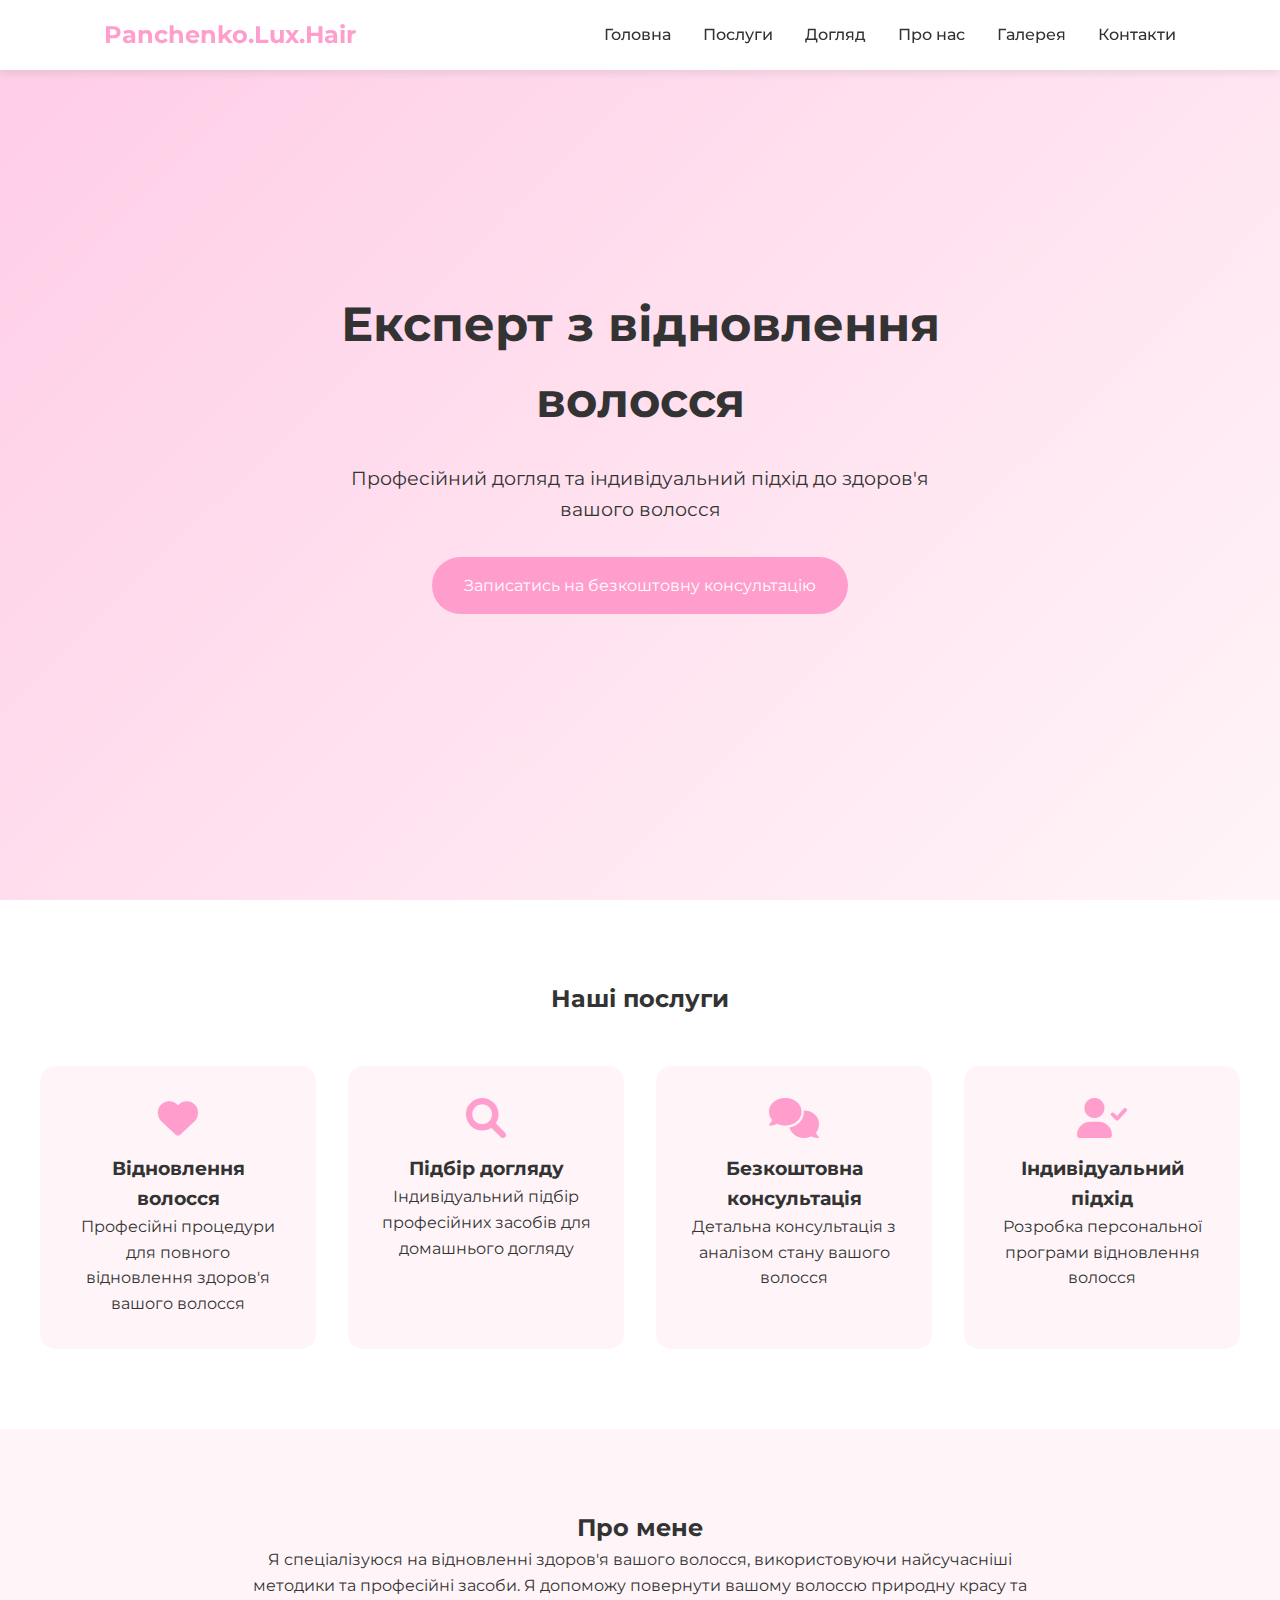
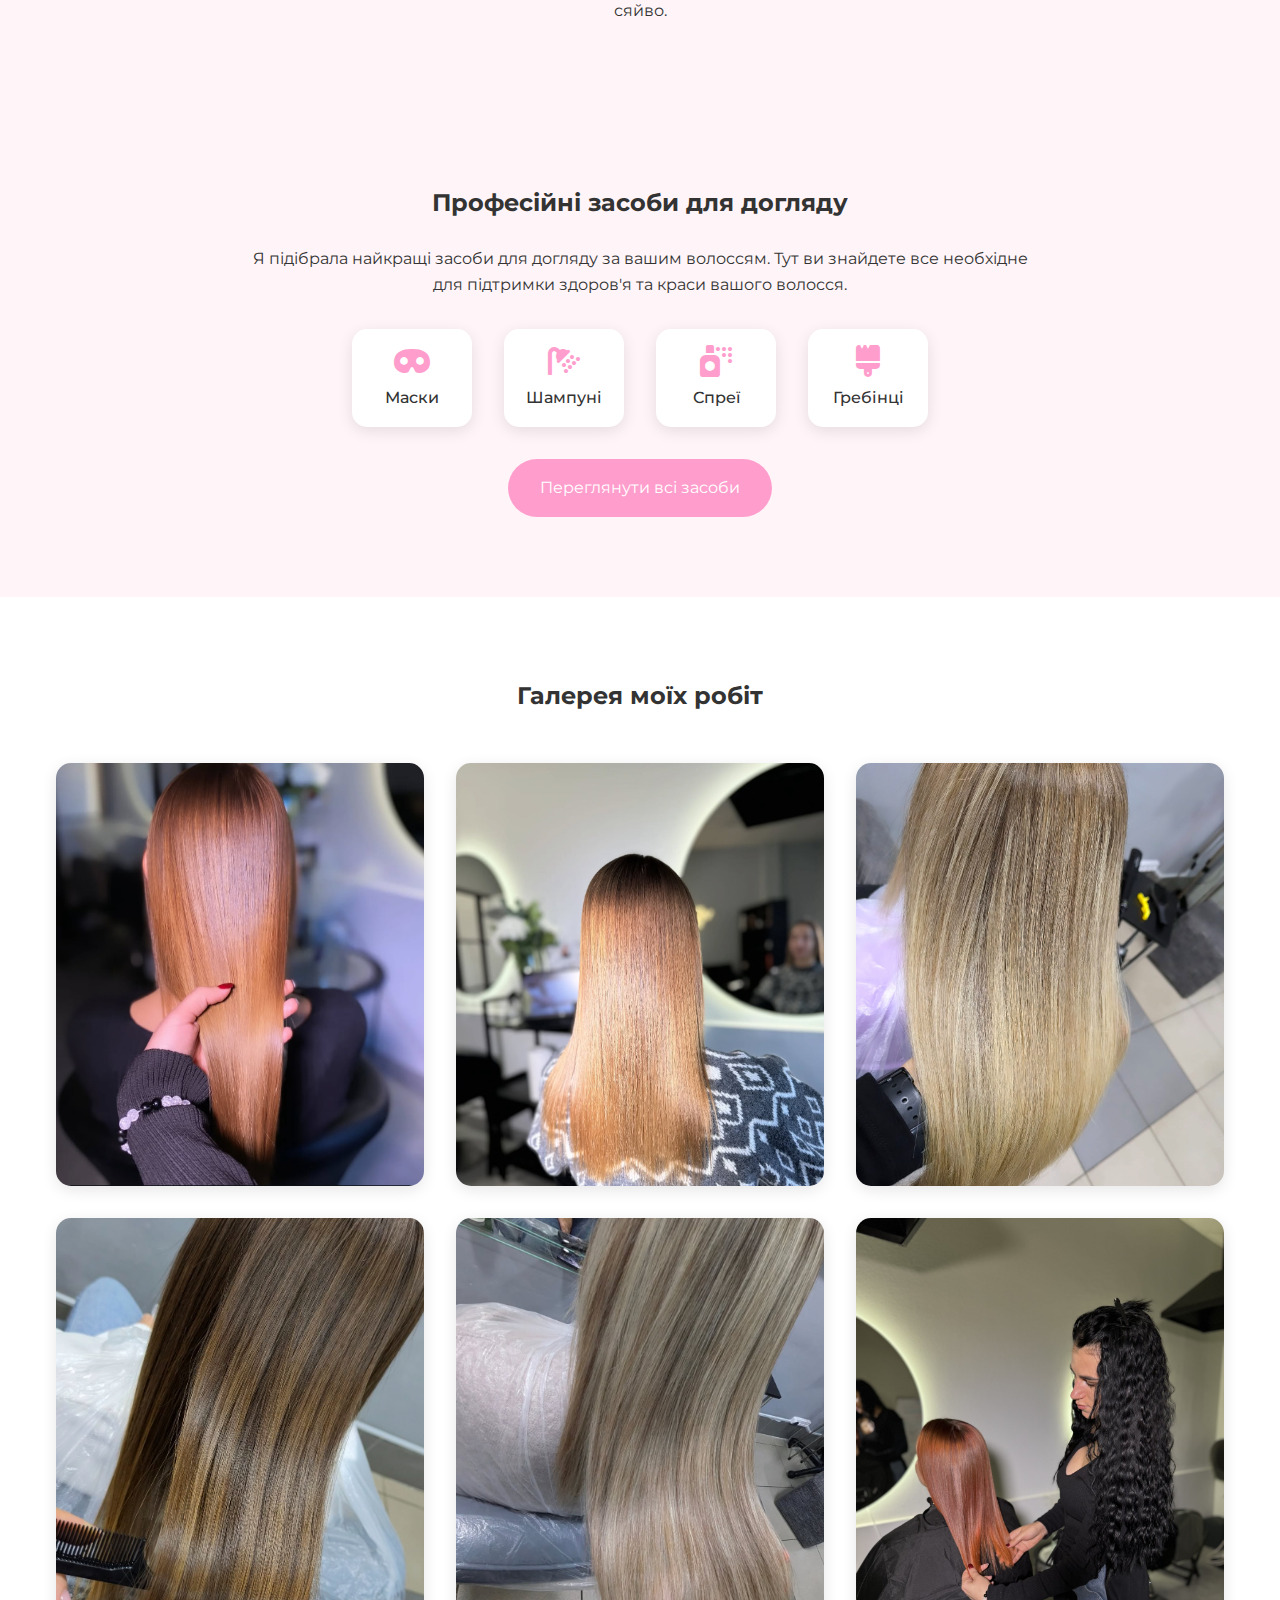
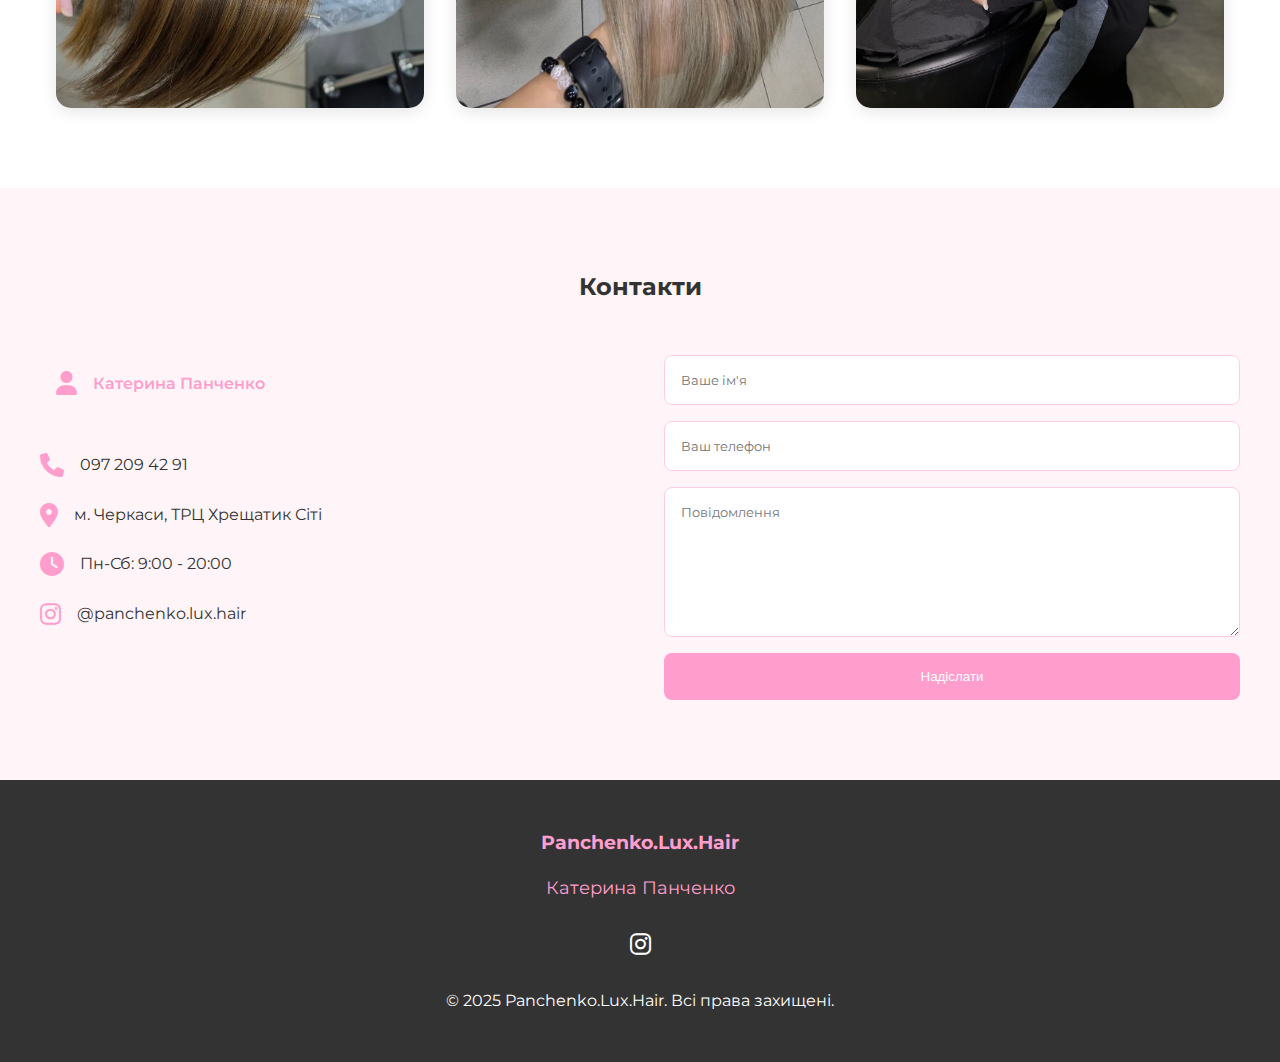
<file: index.html>
<!DOCTYPE html>
<html lang="uk">
<head>
    <meta charset="UTF-8">
    <meta name="viewport" content="width=device-width, initial-scale=1.0">
    <title>Panchenko Lux Hair - Відновлення волосся</title>
    <link rel="stylesheet" href="styles.css">
    <link rel="preconnect" href="https://fonts.googleapis.com">
    <link rel="preconnect" href="https://fonts.gstatic.com" crossorigin>
    <link href="https://fonts.googleapis.com/css2?family=Montserrat:wght@300;400;500;600;700&display=swap" rel="stylesheet">
    <link rel="stylesheet" href="https://cdnjs.cloudflare.com/ajax/libs/font-awesome/6.0.0/css/all.min.css">
</head>
<body>
    <header>
        <nav>
            <div class="logo">
                <h1>Panchenko.Lux.Hair</h1>
            </div>
            <ul class="nav-links">
                <li><a href="#home">Головна</a></li>
                <li><a href="#services">Послуги</a></li>
                <li><a href="products.html">Догляд</a></li>
                <li><a href="#about">Про нас</a></li>
                <li><a href="#gallery">Галерея</a></li>
                <li><a href="#contact">Контакти</a></li>
            </ul>
        </nav>
    </header>

    <section id="home" class="hero">
        <div class="hero-content">
            <h1>Експерт з відновлення волосся</h1>
            <p>Професійний догляд та індивідуальний підхід до здоров'я вашого волосся</p>
            <a href="#contact" class="cta-button">Записатись на безкоштовну консультацію</a>
        </div>
    </section>

    <section id="services" class="services">
        <h2>Наші послуги</h2>
        <div class="services-grid">
            <div class="service-card">
                <i class="fas fa-heart"></i>
                <h3>Відновлення волосся</h3>
                <p>Професійні процедури для повного відновлення здоров'я вашого волосся</p>
            </div>
            <div class="service-card">
                <i class="fas fa-search"></i>
                <h3>Підбір догляду</h3>
                <p>Індивідуальний підбір професійних засобів для домашнього догляду</p>
            </div>
            <div class="service-card">
                <i class="fas fa-comments"></i>
                <h3>Безкоштовна консультація</h3>
                <p>Детальна консультація з аналізом стану вашого волосся</p>
            </div>
            <div class="service-card">
                <i class="fas fa-user-check"></i>
                <h3>Індивідуальний підхід</h3>
                <p>Розробка персональної програми відновлення волосся</p>
            </div>
        </div>
    </section>

    <section id="about" class="about">
        <div class="about-content">
            <h2>Про мене</h2>
            <p>Я спеціалізуюся на відновленні здоров'я вашого волосся, використовуючи найсучасніші методики та професійні засоби. Я допоможу повернути вашому волоссю природну красу та сяйво.</p>
        </div>
    </section>

    <section class="products-preview">
        <div class="preview-content">
            <h2>Професійні засоби для догляду</h2>
            <p>Я підібрала найкращі засоби для догляду за вашим волоссям. Тут ви знайдете все необхідне для підтримки здоров'я та краси вашого волосся.</p>
            <div class="preview-categories">
                <div class="preview-item">
                    <i class="fas fa-mask"></i>
                    <span>Маски</span>
                </div>
                <div class="preview-item">
                    <i class="fas fa-shower"></i>
                    <span>Шампуні</span>
                </div>
                <div class="preview-item">
                    <i class="fas fa-spray-can"></i>
                    <span>Спреї</span>
                </div>
                <div class="preview-item">
                    <i class="fas fa-brush"></i>
                    <span>Гребінці</span>
                </div>
            </div>
            <a href="products.html" class="cta-button">Переглянути всі засоби</a>
        </div>
    </section>

    <section id="gallery" class="gallery">
        <h2>Галерея моїх робіт</h2>
        <div class="gallery-grid">
            <div class="gallery-item">
                <img src="images/IMG_1843.PNG" alt="Результат відновлення волосся" class="gallery-image">
            </div>
            <div class="gallery-item">
                <img src="images/IMG_1844.PNG" alt="Результат відновлення волосся" class="gallery-image">
            </div>
            <div class="gallery-item">
                <img src="images/IMG_1845.PNG" alt="Результат відновлення волосся" class="gallery-image">
            </div>
            <div class="gallery-item">
                <img src="images/IMG_1846.PNG" alt="Результат відновлення волосся" class="gallery-image">
            </div>
            <div class="gallery-item">
                <img src="images/IMG_1862.PNG" alt="Результат відновлення волосся" class="gallery-image">
            </div>
            <div class="gallery-item">
                <img src="images/IMG_1861.JPG" alt="Результат відновлення волосся" class="gallery-image">
            </div>
            
        </div>
    </section>

    <section id="contact" class="contact">
        <h2>Контакти</h2>
        <div class="contact-container">
            <div class="contact-info">
                <div class="contact-item owner-info">
                    <i class="fas fa-user"></i>
                    <p>Катерина Панченко</p>
                </div>
                <div class="contact-item">
                    <i class="fas fa-phone"></i>
                    <p><a href="tel:+380972094291">097 209 42 91</a></p>
                </div>
                <div class="contact-item">
                    <i class="fas fa-map-marker-alt"></i>
                    <p>м. Черкаси, ТРЦ Хрещатик Сіті</p>
                </div>
                <div class="contact-item">
                    <i class="fas fa-clock"></i>
                    <p>Пн-Сб: 9:00 - 20:00</p>
                </div>
                <div class="contact-item">
                    <i class="fab fa-instagram"></i>
                    <p><a href="https://www.instagram.com/panchenko.lux.hair?igsh=MXZ1djd3cnZub2xsOA==" target="_blank">@panchenko.lux.hair</a></p>
                </div>
            </div>
            <form class="contact-form">
                <input type="text" placeholder="Ваше ім'я" required>
                <input type="tel" placeholder="Ваш телефон" required>
                <textarea placeholder="Повідомлення"></textarea>
                <button type="submit" class="submit-button">Надіслати</button>
            </form>
        </div>
    </section>

    <footer>
        <div class="footer-content">
            <div class="footer-logo">
                <h3>Panchenko.Lux.Hair</h3>
                <p class="owner-name">Катерина Панченко</p>
            </div>
            <div class="social-links">
                <a href="https://www.instagram.com/panchenko.lux.hair?igsh=MXZ1djd3cnZub2xsOA==" target="_blank"><i class="fab fa-instagram"></i></a>
            </div>
            <p>&copy; 2025 Panchenko.Lux.Hair. Всі права захищені.</p>
        </div>
    </footer>
</body>
</html>
</file>
<file: styles.css>
:root {
    --primary-pink: #ff9ecd;
    --secondary-pink: #ffcce6;
    --accent-pink: #ff80bf;
    --text-dark: #333333;
    --text-light: #ffffff;
    --background-light: #ffffff;
    --background-pink: #fff5f8;
}

* {
    margin: 0;
    padding: 0;
    box-sizing: border-box;
}

body {
    font-family: 'Montserrat', sans-serif;
    line-height: 1.6;
    color: var(--text-dark);
    background-color: var(--background-light); 
}

/* Header Styles */
header {
    background-color: var(--background-light);
    box-shadow: 0 2px 10px rgba(0, 0, 0, 0.1);
    position: fixed;
    width: 100%;
    z-index: 1000;
}

nav {
    display: flex;
    justify-content: space-between;
    align-items: center;
    padding: 1rem 5%;
    max-width: 1200px;
    margin: 0 auto;
}

.logo h1 {
    font-size: 1.5rem;
    color: var(--primary-pink);
    font-weight: 700;
}

.nav-links {
    display: flex;
    list-style: none;
    gap: 2rem;
}

.nav-links a {
    text-decoration: none;
    color: var(--text-dark);
    font-weight: 500;
    transition: color 0.3s ease;
}

.nav-links a:hover {
    color: var(--primary-pink);
}

.nav-links a.active {
    color: var(--primary-pink);
    font-weight: 600;
}

/* Hero Section */
.hero {
    background: linear-gradient(135deg, var(--secondary-pink) 0%, var(--background-pink) 100%);
    height: 100vh;
    display: flex;
    align-items: center;
    justify-content: center;
    text-align: center;
    padding: 0 1rem;
}

.hero-content {
    max-width: 800px;
    text-align: center;
    width: 50%;
}

.hero h1 {
    font-size: 3rem;
    margin-bottom: 1.5rem;
    color: var(--text-dark);
}

.hero p {
    font-size: 1.2rem;
    margin-bottom: 2rem;
    color: var(--text-dark);
}

.cta-button {
    display: inline-block;
    padding: 1rem 2rem;
    background-color: var(--primary-pink);
    color: var(--text-light);
    text-decoration: none;
    border-radius: 30px;
    transition: transform 0.3s ease, background-color 0.3s ease;
}

.cta-button:hover {
    transform: translateY(-3px);
    background-color: var(--accent-pink);
}

/* Services Section */
.services {
    padding: 5rem 1rem;
    background-color: var(--background-light);
}

.services h2 {
    text-align: center;
    margin-bottom: 3rem;
    color: var(--text-dark);
}

.services-grid {
    display: grid;
    grid-template-columns: repeat(auto-fit, minmax(250px, 1fr));
    gap: 2rem;
    max-width: 1200px;
    margin: 0 auto;
}

.service-card {
    background-color: var(--background-pink);
    padding: 2rem;
    border-radius: 15px;
    text-align: center;
    transition: transform 0.3s ease;
}

.service-card:hover {
    transform: translateY(-10px);
}

.service-card i {
    font-size: 2.5rem;
    color: var(--primary-pink);
    margin-bottom: 1rem;
}

/* About Section */
.about {
    padding: 5rem 1rem;
    background-color: var(--background-pink);
}

.about-content {
    max-width: 800px;
    margin: 0 auto;
    text-align: center;
}

/* Gallery Section */
.gallery {
    padding: 5rem 1rem;
    background-color: var(--background-light);
}

.gallery h2 {
    text-align: center;
    margin-bottom: 3rem;
}

.gallery-grid {
    display: grid;
    grid-template-columns: repeat(auto-fit, minmax(300px, 1fr));
    gap: 2rem;
    max-width: 1200px;
    margin: 0 auto;
    padding: 0 1rem;
}

.gallery-item {
    position: relative;
    border-radius: 15px;
    overflow: hidden;
    box-shadow: 0 4px 15px rgba(0, 0, 0, 0.1);
    transition: transform 0.3s ease;
}

.gallery-item:hover {
    transform: translateY(-5px);
}

.gallery-image {
    width: 100%;
    height: 100%;
    object-fit: cover;
    display: block;
    transition: transform 0.3s ease;
}

.gallery-item:hover .gallery-image {
    transform: scale(1.05);
}


.products-hero {
    background: linear-gradient(135deg, var(--secondary-pink) 0%, var(--background-pink) 100%);
    padding: 8rem 1rem 4rem;
    text-align: center;
    display: flex;
    justify-content: center;
    align-items: center;
    height: 50vh;
}

.products-categories {
    padding: 5rem 1rem;
    background-color: var(--background-light);
}

.categories-grid {
    display: grid;
    grid-template-columns: repeat(auto-fit, minmax(250px, 1fr));
    gap: 2rem;
    max-width: 1200px;
    margin: 0 auto;
}

.category-card {
    background-color: var(--background-pink);
    padding: 2rem;
    border-radius: 15px;
    text-align: center;
    transition: transform 0.3s ease;
    box-shadow: 0 4px 15px rgba(0, 0, 0, 0.1);
    max-width: 300px;
}

.category-card:hover {
    transform: translateY(-5px);
}

.category-card i {
    font-size: 2.5rem;
    color: var(--primary-pink);
    margin-bottom: 1rem;
}

.category-card h3 {
    margin-bottom: 1rem;
    color: var(--text-dark);
}

.products-catalog {
    padding: 5rem 1rem;
    background-color: var(--background-pink);
}

.products-grid {
    display: grid;
    grid-template-columns: repeat(auto-fit, minmax(300px, 1fr));
    gap: 2rem;
    max-width: 1200px;
    margin: 0 auto;
}

.product-card {
    display: flex;
    flex-direction: column;
    height: 100%;
    background-color: var(--background-light);
    border-radius: 15px;
    overflow: hidden;
    box-shadow: 0 4px 15px rgba(0, 0, 0, 0.1);
    transition: transform 0.3s ease;
}

.product-image {
    display: flex;
    justify-content: center;
    align-items: center;
    height: 100%; 
    position: relative;
}

.product-image img {
    width: 20%;
    height: 100%;
    object-fit: cover;
}

.product-info {
    display: flex;
    flex-direction: column;
    flex-grow: 1;
    padding: 1rem;

}

.product-info h3 {
    margin-bottom: 0.5rem;
    color: var(--text-dark);
    
}

.product-description {
    color: #333333;
    
    font-size: 16px;
}

.product-details {
    display: flex;color:#ff80bf;
    justify-content: space-between;
    margin-bottom: 1rem;
    font-weight: 500;
}

.product-volume {
    color: #666;
    margin-top: 15px;
}

.product-price {
    color: var(--primary-pink);
    font-size: 1.1rem;
    margin-top: 15px;
}

.product-button {
    margin-top: auto;
    display: inline-block;
    width: 100%;
    padding: 0.8rem;
    background-color: var(--primary-pink);
    color: var(--text-light);
    text-decoration: none;
    border-radius: 8px;
    text-align: center;
    transition: background-color 0.3s ease;
}

.product-button:hover {
    background-color: var(--accent-pink);
}

.category-section {
    margin-bottom: 4rem;
}

.category-title {
    color: var(--primary-pink);
    font-size: 1.8rem;
    margin-bottom: 2rem;
    text-align: center;
    margin-top: 1rem;
}

.category-section:last-child {
    margin-bottom: 0;
}

.product-type {
    color: #666;
    font-style: italic;
}

/* Products Preview Section */
.products-preview {
    padding: 5rem 1rem;
    background-color: var(--background-pink);
    text-align: center;
}

.preview-content {
    max-width: 1200px;
    margin: 0 auto;
}

.preview-content h2 {
    margin-bottom: 1.5rem;
    color: var(--text-dark);
}

.preview-content p {
    margin-bottom: 2rem;
    max-width: 800px;
    margin-left: auto;
    margin-right: auto;
}

.preview-categories {
    display: flex;
    justify-content: center;
    gap: 2rem;
    margin-bottom: 2rem;
    flex-wrap: wrap;
}

.preview-item {
    display: flex;
    flex-direction: column;
    align-items: center;
    gap: 0.5rem;
    padding: 1rem;
    background-color: var(--background-light);
    border-radius: 15px;
    min-width: 120px;
    box-shadow: 0 4px 15px rgba(0, 0, 0, 0.1);
    transition: transform 0.3s ease;
}

.preview-item:hover {
    transform: translateY(-5px);
}

.preview-item i {
    font-size: 2rem;
    color: var(--primary-pink);
}

.preview-item span {
    font-weight: 500;
}

/* Contact Section */
.contact {
    padding: 5rem 1rem;
    background-color: var(--background-pink);
}

.contact h2 {
    text-align: center;
    margin-bottom: 3rem;
}

.contact-container {
    max-width: 1200px;
    margin: 0 auto;
    display: grid;
    grid-template-columns: repeat(auto-fit, minmax(300px, 1fr));
    gap: 3rem;
}

.contact-info {
    display: flex;
    flex-direction: column;
    gap: 1.5rem;
}

.contact-item {
    display: flex;
    align-items: center;
    gap: 1rem;
}

.contact-item i {
    font-size: 1.5rem;
    color: var(--primary-pink);
}

.contact-item a {
    text-decoration: none;
    color: var(--text-dark);
    transition: color 0.3s ease;
}

.contact-item a:hover {
    color: var(--primary-pink);
}

.contact-form {
    display: flex;
    flex-direction: column;
    gap: 1rem;
}

.contact-form input,
.contact-form textarea {
    padding: 1rem;
    border: 1px solid var(--secondary-pink);
    border-radius: 8px;
    font-family: inherit;
}

.contact-form textarea {
    height: 150px;
    resize: vertical;
}

.submit-button {
    padding: 1rem;
    background-color: var(--primary-pink);
    color: var(--text-light);
    border: none;
    border-radius: 8px;
    cursor: pointer;
    font-weight: 500;
    transition: background-color 0.3s ease;
}

.submit-button:hover {
    background-color: var(--accent-pink);
}

.owner-info {
    background-color: var(--background-pink);
    padding: 1rem;
    border-radius: 8px;
    margin-bottom: 1rem;
}

.owner-info p {
    font-weight: 600;
    color: var(--primary-pink);
}

.owner-name {
    color: var(--primary-pink);
    font-size: 1.1rem;
    margin-top: 0.5rem;
}


footer {
    background-color: var(--text-dark);
    color: var(--text-light);
    padding: 3rem 1rem;
}

.footer-content {
    max-width: 1200px;
    margin: 0 auto;
    text-align: center;
}

.footer-logo h3 {
    color: var(--primary-pink);
    margin-bottom: 1rem;
}

.social-links {
    display: flex;
    justify-content: center;
    gap: 1.5rem;
    margin: 1.5rem 0;
}

.social-links a {
    color: var(--text-light);
    font-size: 1.5rem;
    transition: color 0.3s ease;
}

.social-links a:hover {
    color: var(--primary-pink);
}

a {
    color: #4b3d3d; 
}

.a1{
    text-decoration: none;
    color: #ff80bf;
}
.a1:hover{
    text-decoration: underline;
}

.s1{
    font-weight: bold;
    color: #ff80bf;
}

.s2{
    font-weight: bold;
    color: #ff80bf;

}

.s3{
    font-weight: bold;
    color: #ff80bf;
}       

.s4{
    font-weight: bold;
    color: #ff80bf;
}
.s5{
    font-weight: bold;
    color: #ff80bf;
}

.s6{
    font-weight: bold;
    color: #ff80bf;
}

.s7{
    font-weight: bold;
    color: #ff80bf;
}

.s8{
    font-weight: bold;
    color: #ff80bf;
}

.full-height {
    width: 100%;
    height: 100vh;
    object-fit: cover;
}

/* Responsive Design */
@media (max-width: 768px) {
    .nav-links {
        display: none;
    }
    
    .hero h1 {
        font-size: 2rem;
    }
    
    .hero p {
        font-size: 1rem;
    }
    
    .services-grid,
    .gallery-grid {
        grid-template-columns: 1fr;
    }
    
    .products-grid {
        grid-template-columns: 1fr;
        padding: 0 1rem;
    }
    
    .product-card {
        max-width: 100%;
    }
    
    .preview-categories {
        gap: 1rem;
    }
    
    .preview-item {
        min-width: 100px;
    }
}
</file>
